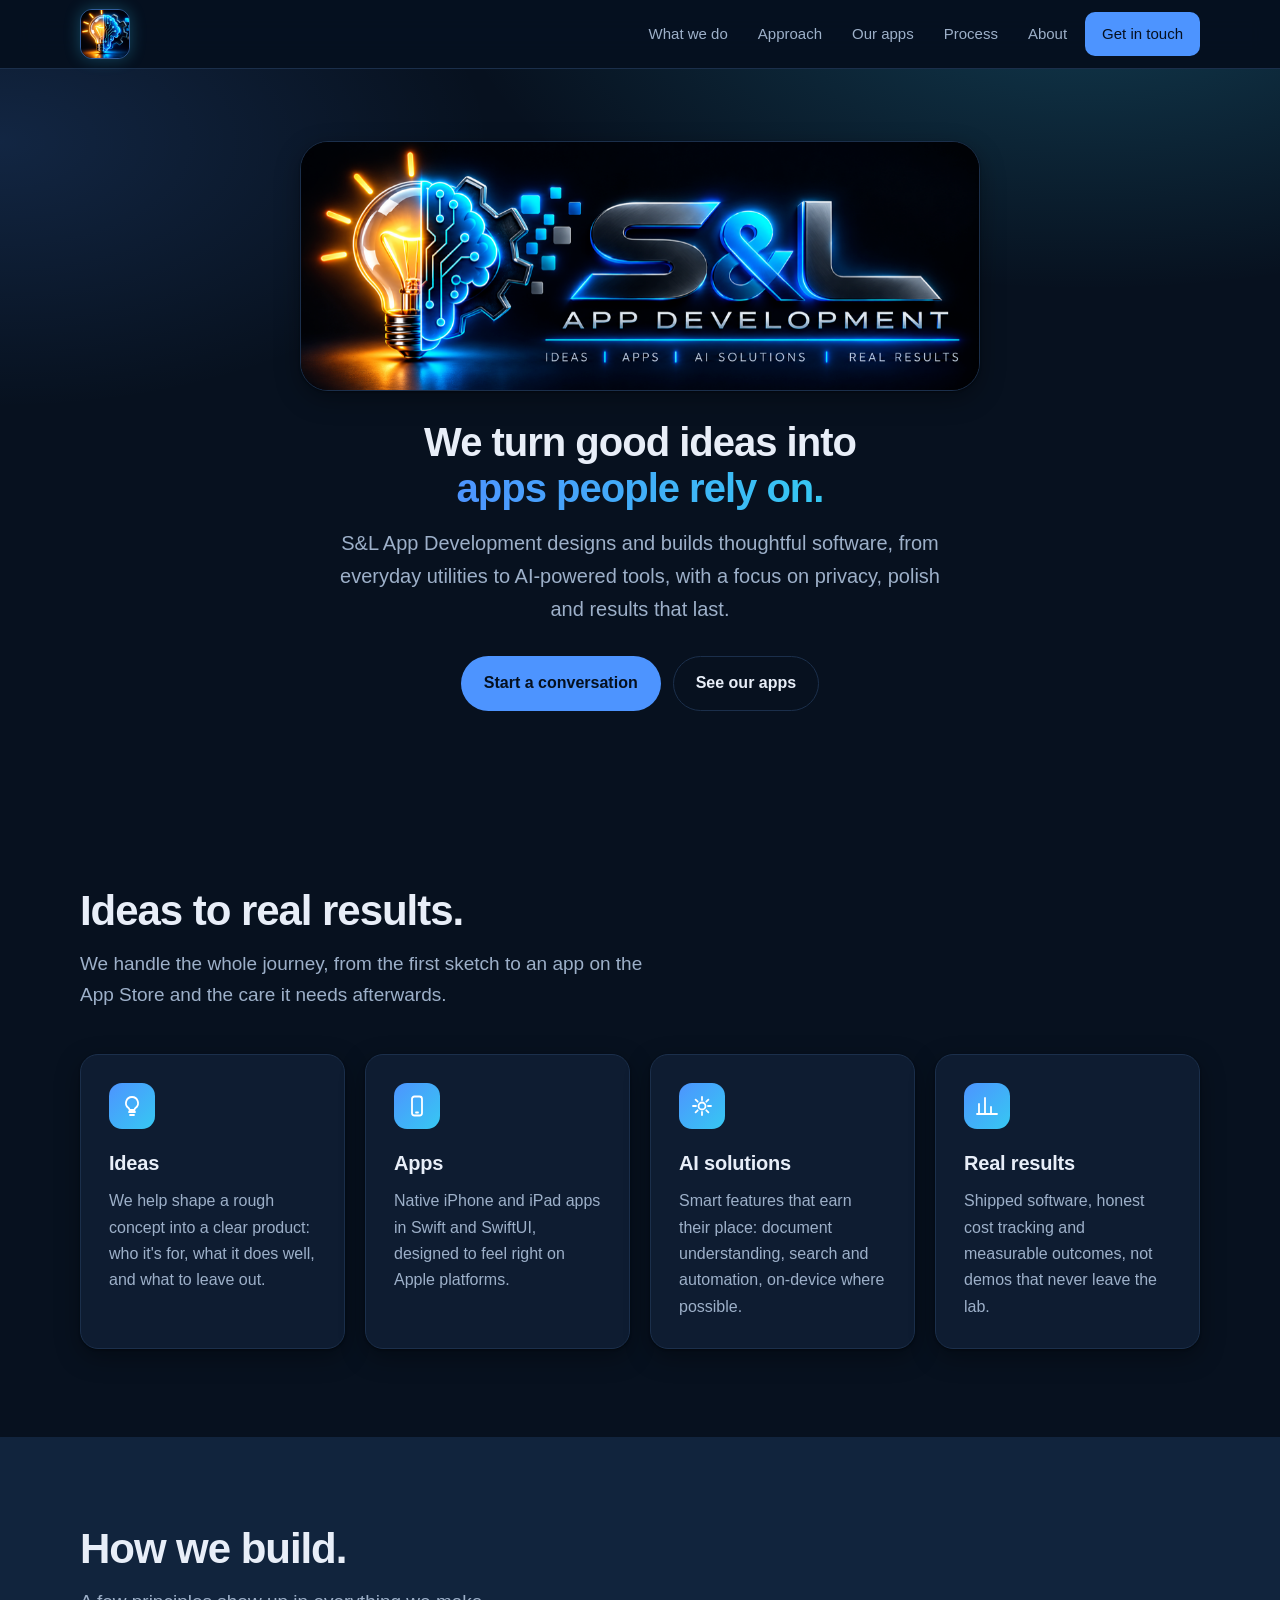
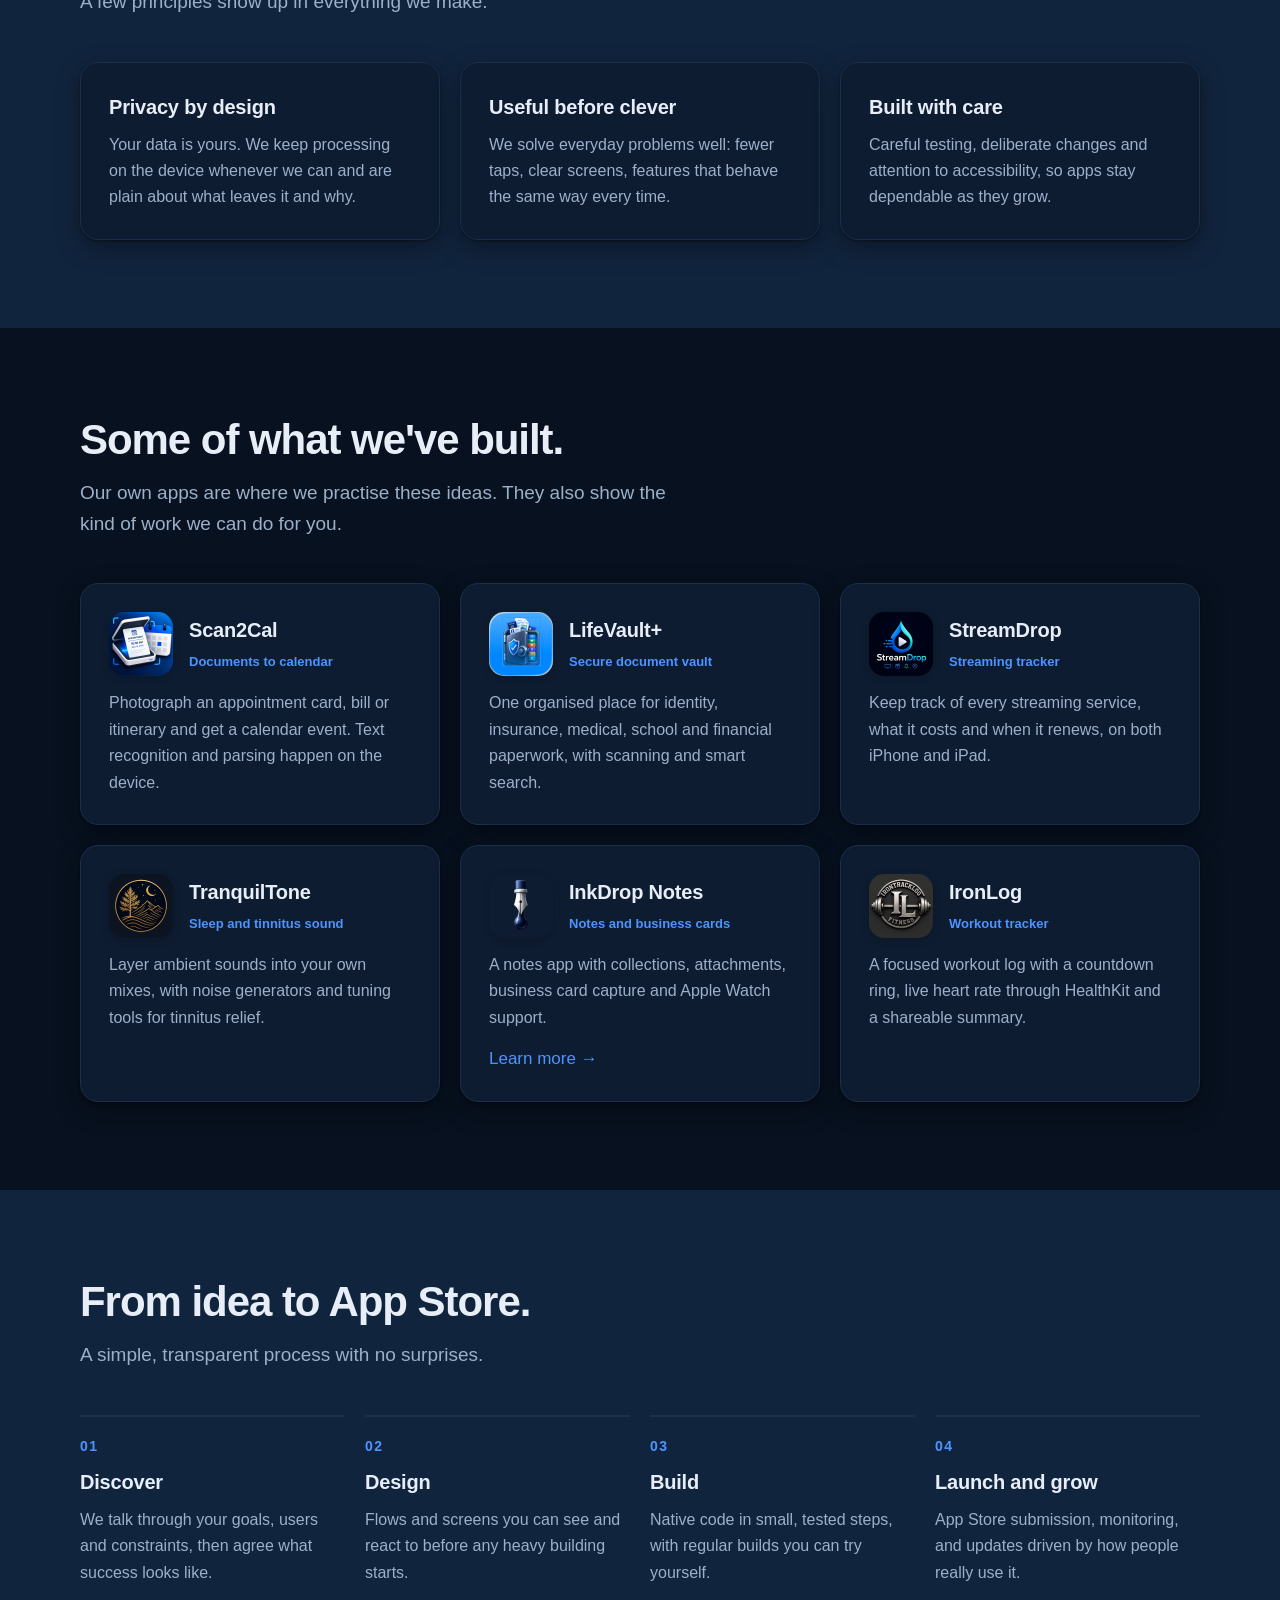
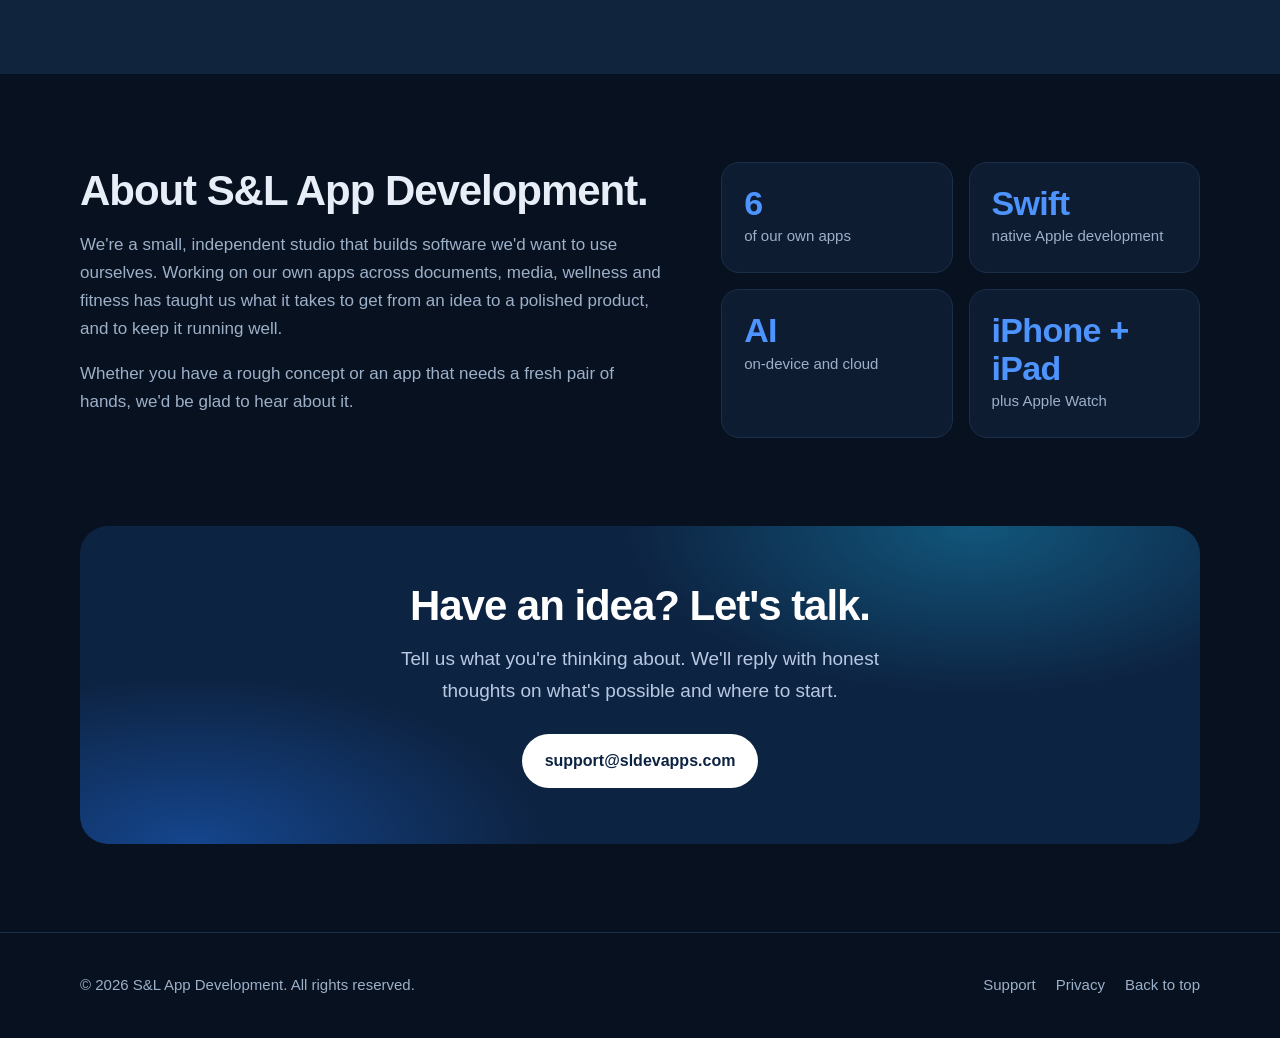
<file: index.html>
<!doctype html>
<html lang="en">
<head>
  <meta charset="utf-8">
  <meta name="viewport" content="width=device-width, initial-scale=1">
  <title>S&amp;L App Development | Ideas, Apps, AI Solutions, Real Results</title>
  <meta name="description" content="S&amp;L App Development designs and builds thoughtful, privacy-minded apps and AI-powered tools for iPhone, iPad and beyond.">
  <meta name="theme-color" content="#07111f">
  <link rel="icon" type="image/png" href="assets/favicon.png">
  <link rel="apple-touch-icon" href="assets/favicon.png">
  <meta property="og:title" content="S&amp;L App Development">
  <meta property="og:description" content="Ideas, apps, AI solutions, real results.">
  <meta property="og:type" content="website">
  <meta property="og:image" content="assets/logo.png">
  <link rel="stylesheet" href="styles.css">
</head>
<body>
  <a class="skip" href="#main">Skip to content</a>

  <header class="site-header">
    <div class="wrap nav">
      <a class="brand" href="#top" aria-label="S&amp;L App Development home">
        <img class="brand-mark" src="assets/brand-mark.png" alt="" width="44" height="44">
      </a>
      <button class="menu-btn" aria-label="Menu" aria-expanded="false" aria-controls="nav-list">
        <svg width="20" height="20" viewBox="0 0 24 24" fill="none" stroke="currentColor" stroke-width="2" stroke-linecap="round"><path d="M4 7h16M4 12h16M4 17h16"/></svg>
      </button>
      <ul id="nav-list">
        <li><a href="#what-we-do">What we do</a></li>
        <li><a href="#approach">Approach</a></li>
        <li><a href="#apps">Our apps</a></li>
        <li><a href="#process">Process</a></li>
        <li><a href="#about">About</a></li>
        <li><a class="btn" href="#contact">Get in touch</a></li>
      </ul>
    </div>
  </header>

  <main id="main">
    <section class="hero" id="top">
      <div class="wrap hero-center">
        <h1 class="hero-title">
          <span class="plate dark"><img src="assets/logo-dark.png" alt="S&amp;L App Development: ideas, apps, AI solutions, real results" width="1000" height="366"></span>
        </h1>
        <p class="hero-sub">We turn good ideas into <em>apps people rely on.</em></p>
        <p class="lead">S&amp;L App Development designs and builds thoughtful software, from everyday utilities to AI-powered tools, with a focus on privacy, polish and results that last.</p>
        <div class="cta">
          <a class="btn" href="#contact">Start a conversation</a>
          <a class="btn ghost" href="#apps">See our apps</a>
        </div>
      </div>
    </section>

    <section id="what-we-do">
      <div class="wrap">
        <div class="sec-head reveal">
          <h2>Ideas to real results.</h2>
          <p>We handle the whole journey, from the first sketch to an app on the App Store and the care it needs afterwards.</p>
        </div>
        <div class="grid g4">
          <article class="card reveal">
            <div class="icon" aria-hidden="true"><svg viewBox="0 0 24 24"><path d="M9 18h6M10 21h4M12 3a6 6 0 0 0-3.5 10.9c.6.5 1 1.2 1 2.1h5c0-.9.4-1.6 1-2.1A6 6 0 0 0 12 3z"/></svg></div>
            <h3>Ideas</h3>
            <p>We help shape a rough concept into a clear product: who it's for, what it does well, and what to leave out.</p>
          </article>
          <article class="card reveal">
            <div class="icon" aria-hidden="true"><svg viewBox="0 0 24 24"><rect x="7" y="2.5" width="10" height="19" rx="2.5"/><path d="M11 18.5h2"/></svg></div>
            <h3>Apps</h3>
            <p>Native iPhone and iPad apps in Swift and SwiftUI, designed to feel right on Apple platforms.</p>
          </article>
          <article class="card reveal">
            <div class="icon" aria-hidden="true"><svg viewBox="0 0 24 24"><path d="M12 3v3M12 18v3M3 12h3M18 12h3M5.6 5.6l2.1 2.1M16.3 16.3l2.1 2.1M18.4 5.6l-2.1 2.1M7.7 16.3l-2.1 2.1"/><circle cx="12" cy="12" r="3.5"/></svg></div>
            <h3>AI solutions</h3>
            <p>Smart features that earn their place: document understanding, search and automation, on-device where possible.</p>
          </article>
          <article class="card reveal">
            <div class="icon" aria-hidden="true"><svg viewBox="0 0 24 24"><path d="M4 20V10M10 20V4M16 20v-7M22 20H2"/></svg></div>
            <h3>Real results</h3>
            <p>Shipped software, honest cost tracking and measurable outcomes, not demos that never leave the lab.</p>
          </article>
        </div>
      </div>
    </section>

    <section class="alt" id="approach">
      <div class="wrap">
        <div class="sec-head reveal">
          <h2>How we build.</h2>
          <p>A few principles show up in everything we make.</p>
        </div>
        <div class="grid g3">
          <article class="card reveal">
            <h3>Privacy by design</h3>
            <p>Your data is yours. We keep processing on the device whenever we can and are plain about what leaves it and why.</p>
          </article>
          <article class="card reveal">
            <h3>Useful before clever</h3>
            <p>We solve everyday problems well: fewer taps, clear screens, features that behave the same way every time.</p>
          </article>
          <article class="card reveal">
            <h3>Built with care</h3>
            <p>Careful testing, deliberate changes and attention to accessibility, so apps stay dependable as they grow.</p>
          </article>
        </div>
      </div>
    </section>

    <section id="apps">
      <div class="wrap">
        <div class="sec-head reveal">
          <h2>Some of what we've built.</h2>
          <p>Our own apps are where we practise these ideas. They also show the kind of work we can do for you.</p>
        </div>
        <div class="grid g3">
          <article class="card app reveal">
            <div class="app-top"><img src="assets/apps/scan2cal.png" alt="" width="64" height="64"><div><h3>Scan2Cal</h3><span class="tag">Documents to calendar</span></div></div>
            <p>Photograph an appointment card, bill or itinerary and get a calendar event. Text recognition and parsing happen on the device.</p>
          </article>
          <article class="card app reveal">
            <div class="app-top"><img src="assets/apps/lifevault.png" alt="" width="64" height="64"><div><h3>LifeVault+</h3><span class="tag">Secure document vault</span></div></div>
            <p>One organised place for identity, insurance, medical, school and financial paperwork, with scanning and smart search.</p>
          </article>
          <article class="card app reveal">
            <div class="app-top"><img src="assets/apps/streamdrop.png" alt="" width="64" height="64"><div><h3>StreamDrop</h3><span class="tag">Streaming tracker</span></div></div>
            <p>Keep track of every streaming service, what it costs and when it renews, on both iPhone and iPad.</p>
          </article>
          <article class="card app reveal">
            <div class="app-top"><img src="assets/apps/tranquiltone.png" alt="" width="64" height="64"><div><h3>TranquilTone</h3><span class="tag">Sleep and tinnitus sound</span></div></div>
            <p>Layer ambient sounds into your own mixes, with noise generators and tuning tools for tinnitus relief.</p>
          </article>
          <article class="card app reveal">
            <div class="app-top"><img src="assets/apps/inkdrop.png" alt="" width="64" height="64"><div><h3>InkDrop Notes</h3><span class="tag">Notes and business cards</span></div></div>
            <p>A notes app with collections, attachments, business card capture and Apple Watch support.</p>
            <a href="inkdrop-notes.html">Learn more &rarr;</a>
          </article>
          <article class="card app reveal">
            <div class="app-top"><img src="assets/apps/ironlog.png" alt="" width="64" height="64"><div><h3>IronLog</h3><span class="tag">Workout tracker</span></div></div>
            <p>A focused workout log with a countdown ring, live heart rate through HealthKit and a shareable summary.</p>
          </article>
        </div>
      </div>
    </section>

    <section class="alt" id="process">
      <div class="wrap">
        <div class="sec-head reveal">
          <h2>From idea to App Store.</h2>
          <p>A simple, transparent process with no surprises.</p>
        </div>
        <div class="steps">
          <div class="step reveal"><h3>Discover</h3><p>We talk through your goals, users and constraints, then agree what success looks like.</p></div>
          <div class="step reveal"><h3>Design</h3><p>Flows and screens you can see and react to before any heavy building starts.</p></div>
          <div class="step reveal"><h3>Build</h3><p>Native code in small, tested steps, with regular builds you can try yourself.</p></div>
          <div class="step reveal"><h3>Launch and grow</h3><p>App Store submission, monitoring, and updates driven by how people really use it.</p></div>
        </div>
      </div>
    </section>

    <section id="about">
      <div class="wrap about">
        <div class="reveal">
          <h2>About S&amp;L App Development.</h2>
          <p>We're a small, independent studio that builds software we'd want to use ourselves. Working on our own apps across documents, media, wellness and fitness has taught us what it takes to get from an idea to a polished product, and to keep it running well.</p>
          <p>Whether you have a rough concept or an app that needs a fresh pair of hands, we'd be glad to hear about it.</p>
        </div>
        <div class="stats reveal">
          <div class="stat"><b>6</b><span>of our own apps</span></div>
          <div class="stat"><b>Swift</b><span>native Apple development</span></div>
          <div class="stat"><b>AI</b><span>on-device and cloud</span></div>
          <div class="stat"><b>iPhone + iPad</b><span>plus Apple Watch</span></div>
        </div>
      </div>
    </section>

    <section id="contact" style="padding-top:0">
      <div class="wrap">
        <div class="contact-band reveal">
          <h2>Have an idea? Let's talk.</h2>
          <p>Tell us what you're thinking about. We'll reply with honest thoughts on what's possible and where to start.</p>
          <!-- TODO: replace with your real company email address -->
          <a class="btn" href="mailto:support@sldevapps.com">support@sldevapps.com</a>
        </div>
      </div>
    </section>
  </main>

  <footer class="site-footer">
    <div class="wrap foot">
      <span>&copy; <span id="year">2026</span> S&amp;L App Development. All rights reserved.</span>
      <ul>
        <li><a href="support.html">Support</a></li>
        <li><a href="privacy.html">Privacy</a></li>
        <li><a href="#top">Back to top</a></li>
      </ul>
    </div>
  </footer>

  <script src="script.js"></script>
</body>
</html>
</file>
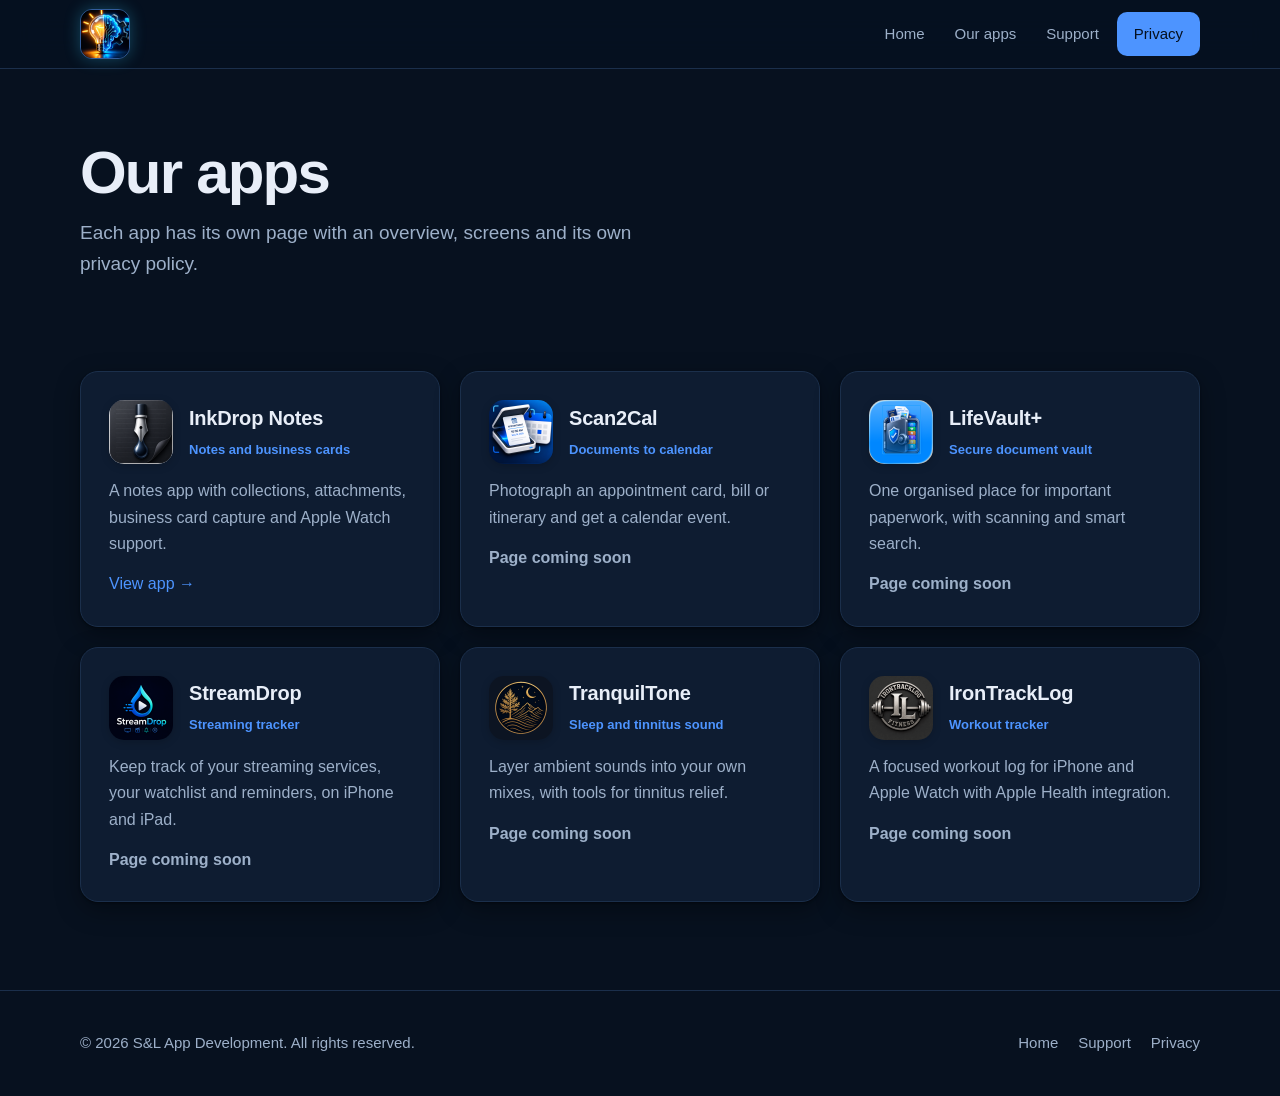
<file: apps.html>
<!doctype html>
<html lang="en">
<head>
  <meta charset="utf-8">
  <meta name="viewport" content="width=device-width, initial-scale=1">
  <title>Our Apps | S&amp;L App Development</title>
  <meta name="description" content="Apps from S&amp;L App Development: InkDrop Notes, Scan2Cal, LifeVault+, StreamDrop, TranquilTone and IronTrackLog.">
  <meta name="theme-color" content="#07111f">
  <link rel="icon" type="image/png" href="assets/favicon.png">
  <link rel="stylesheet" href="styles.css">
</head>
<body>
  <a class="skip" href="#main">Skip to content</a>

  <header class="site-header">
    <div class="wrap nav">
      <a class="brand" href="index.html" aria-label="S&amp;L App Development home"><img class="brand-mark" src="assets/brand-mark.png" alt="" width="50" height="50"></a>
      <button class="menu-btn" aria-label="Menu" aria-expanded="false" aria-controls="nav-list">
        <svg width="20" height="20" viewBox="0 0 24 24" fill="none" stroke="currentColor" stroke-width="2" stroke-linecap="round"><path d="M4 7h16M4 12h16M4 17h16"/></svg>
      </button>
      <ul id="nav-list">
        <li><a href="index.html">Home</a></li>
        <li><a href="apps.html">Our apps</a></li>
        <li><a href="support.html">Support</a></li>
        <li><a class="btn" href="privacy.html">Privacy</a></li>
      </ul>
    </div>
  </header>

  <main id="main">
    <section class="app-hero" style="padding:72px 0 24px">
      <div class="wrap">
        <div class="sec-head">
          <h1 class="app-title">Our apps</h1>
          <p>Each app has its own page with an overview, screens and its own privacy policy.</p>
        </div>
      </div>
    </section>

    <section style="padding-top:24px">
      <div class="wrap">
        <div class="grid g3">
          <article class="card app reveal">
            <div class="app-top"><img src="assets/apps/inkdrop-dark.png" alt="" width="64" height="64"><div><h3>InkDrop Notes</h3><span class="tag">Notes and business cards</span></div></div>
            <p>A notes app with collections, attachments, business card capture and Apple Watch support.</p>
            <p><a href="inkdrop-notes.html">View app &rarr;</a></p>
          </article>
          <article class="card app reveal">
            <div class="app-top"><img src="assets/apps/scan2cal.png" alt="" width="64" height="64"><div><h3>Scan2Cal</h3><span class="tag">Documents to calendar</span></div></div>
            <p>Photograph an appointment card, bill or itinerary and get a calendar event.</p>
            <p class="tag">Page coming soon</p>
          </article>
          <article class="card app reveal">
            <div class="app-top"><img src="assets/apps/lifevault.png" alt="" width="64" height="64"><div><h3>LifeVault+</h3><span class="tag">Secure document vault</span></div></div>
            <p>One organised place for important paperwork, with scanning and smart search.</p>
            <p class="tag">Page coming soon</p>
          </article>
          <article class="card app reveal">
            <div class="app-top"><img src="assets/apps/streamdrop.png" alt="" width="64" height="64"><div><h3>StreamDrop</h3><span class="tag">Streaming tracker</span></div></div>
            <p>Keep track of your streaming services, your watchlist and reminders, on iPhone and iPad.</p>
            <p class="tag">Page coming soon</p>
          </article>
          <article class="card app reveal">
            <div class="app-top"><img src="assets/apps/tranquiltone.png" alt="" width="64" height="64"><div><h3>TranquilTone</h3><span class="tag">Sleep and tinnitus sound</span></div></div>
            <p>Layer ambient sounds into your own mixes, with tools for tinnitus relief.</p>
            <p class="tag">Page coming soon</p>
          </article>
          <article class="card app reveal">
            <div class="app-top"><img src="assets/apps/ironlog.png" alt="" width="64" height="64"><div><h3>IronTrackLog</h3><span class="tag">Workout tracker</span></div></div>
            <p>A focused workout log for iPhone and Apple Watch with Apple Health integration.</p>
            <p class="tag">Page coming soon</p>
          </article>
        </div>
      </div>
    </section>
  </main>

  <footer class="site-footer">
    <div class="wrap foot">
      <span>&copy; <span id="year">2026</span> S&amp;L App Development. All rights reserved.</span>
      <ul><li><a href="index.html">Home</a></li><li><a href="support.html">Support</a></li><li><a href="privacy.html">Privacy</a></li></ul>
    </div>
  </footer>

  <script src="script.js"></script>
</body>
</html>
</file>
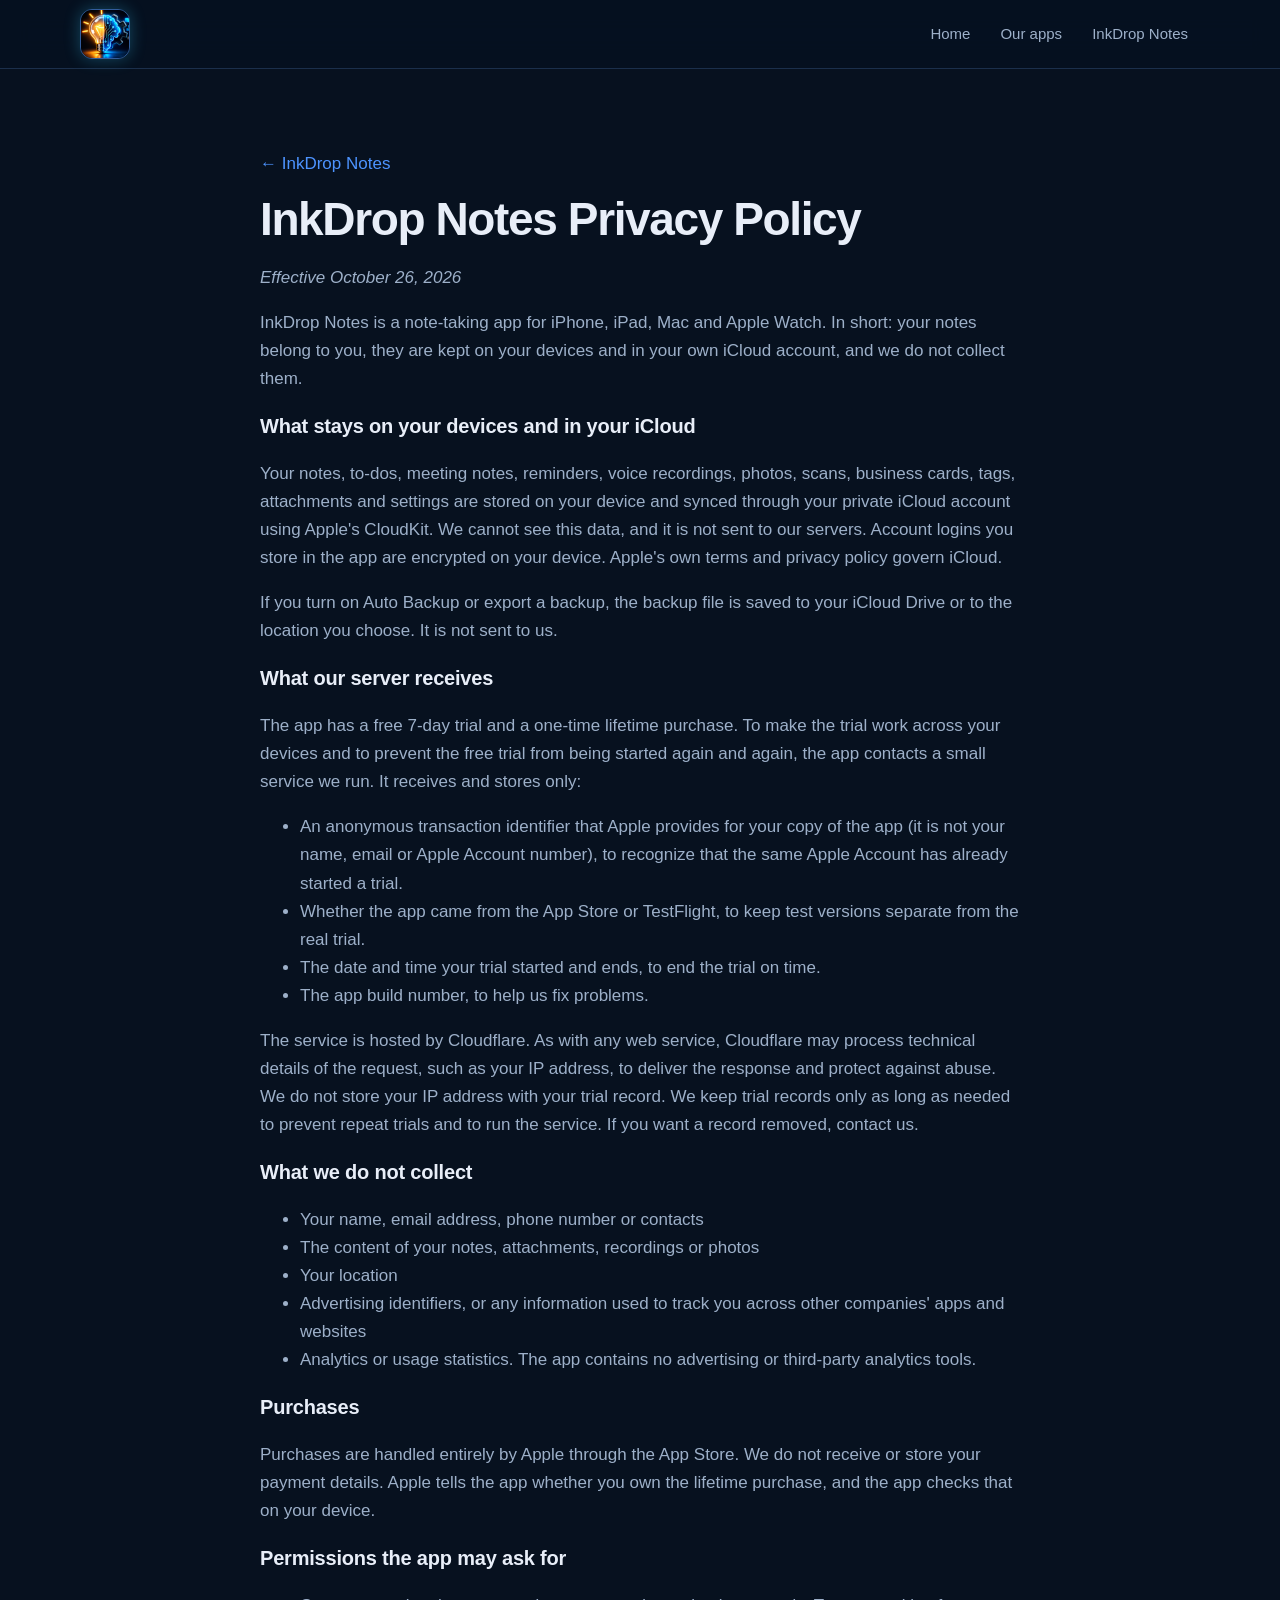
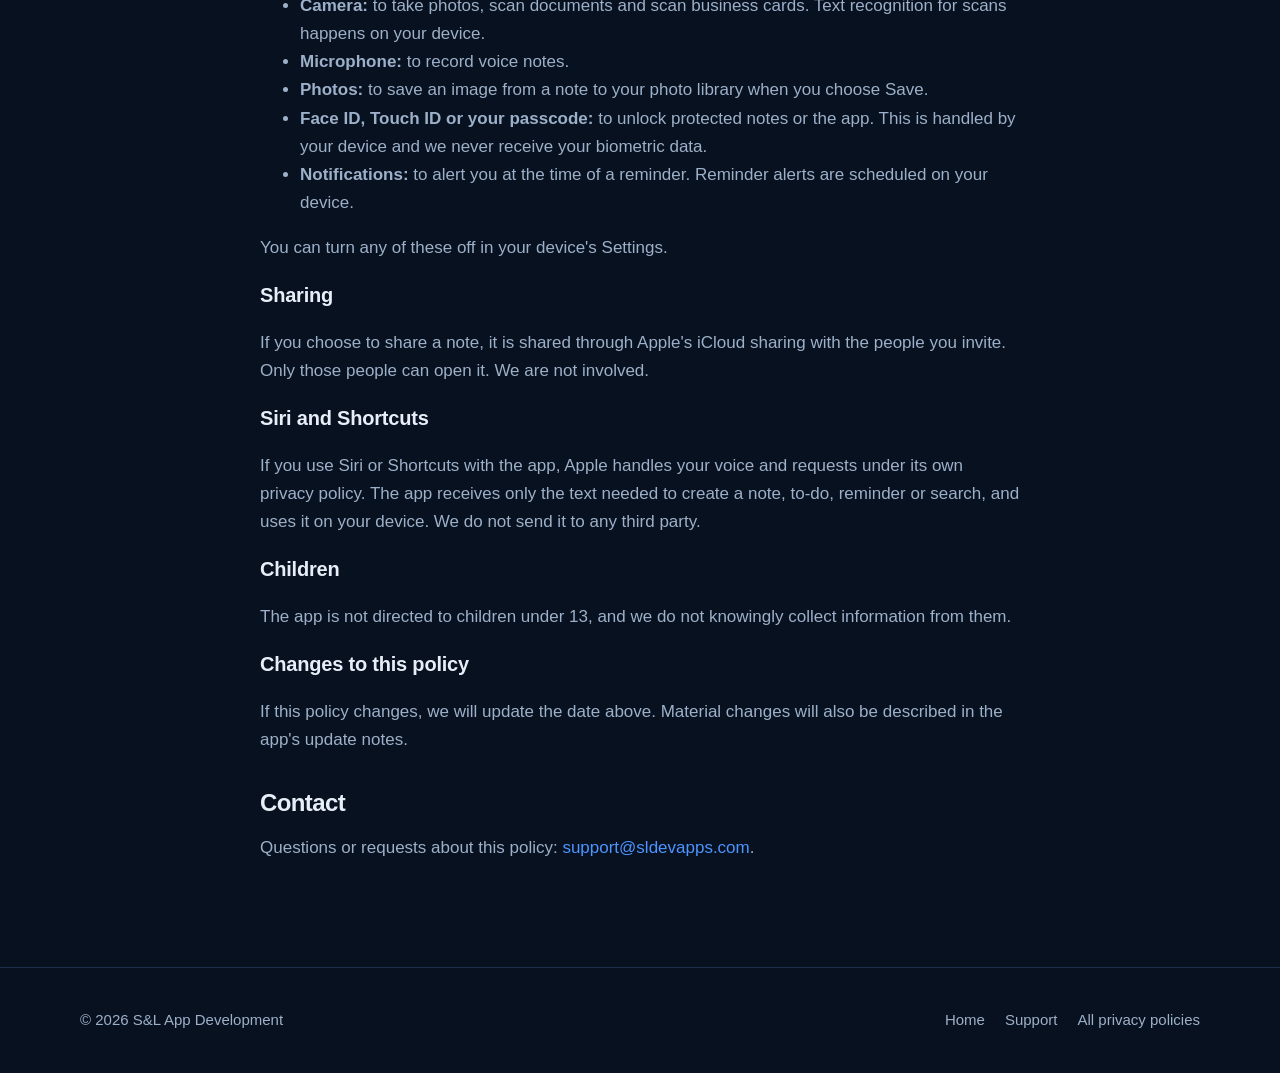
<file: inkdrop-notes-privacy.html>
<!doctype html>
<html lang="en">
<head>
  <meta charset="utf-8">
  <meta name="viewport" content="width=device-width, initial-scale=1">
  <title>InkDrop Notes Privacy Policy | S&amp;L App Development</title>
  <meta name="description" content="Privacy policy for InkDrop Notes by S&amp;L App Development.">
  <meta name="theme-color" content="#07111f">
  <link rel="icon" type="image/png" href="assets/favicon.png">
  <link rel="stylesheet" href="styles.css">
</head>
<body>
  <header class="site-header">
    <div class="wrap nav">
      <a class="brand" href="index.html" aria-label="S&amp;L App Development home"><img class="brand-mark" src="assets/brand-mark.png" alt="" width="50" height="50"></a>
      <ul><li><a href="index.html">Home</a></li><li><a href="apps.html">Our apps</a></li><li><a href="inkdrop-notes.html">InkDrop Notes</a></li></ul>
    </div>
  </header>
  <main class="wrap page">
    <p><a href="inkdrop-notes.html">&larr; InkDrop Notes</a></p>
    <h1>InkDrop Notes Privacy Policy</h1>
              <p><em>Effective October 26, 2026</em></p>
        <p>InkDrop Notes is a note-taking app for iPhone, iPad, Mac and Apple Watch. In short: your notes belong to you, they are kept on your devices and in your own iCloud account, and we do not collect them.</p>

        <h3>What stays on your devices and in your iCloud</h3>
        <p>Your notes, to-dos, meeting notes, reminders, voice recordings, photos, scans, business cards, tags, attachments and settings are stored on your device and synced through your private iCloud account using Apple's CloudKit. We cannot see this data, and it is not sent to our servers. Account logins you store in the app are encrypted on your device. Apple's own terms and privacy policy govern iCloud.</p>
        <p>If you turn on Auto Backup or export a backup, the backup file is saved to your iCloud Drive or to the location you choose. It is not sent to us.</p>

        <h3>What our server receives</h3>
        <p>The app has a free 7-day trial and a one-time lifetime purchase. To make the trial work across your devices and to prevent the free trial from being started again and again, the app contacts a small service we run. It receives and stores only:</p>
        <ul>
          <li>An anonymous transaction identifier that Apple provides for your copy of the app (it is not your name, email or Apple Account number), to recognize that the same Apple Account has already started a trial.</li>
          <li>Whether the app came from the App Store or TestFlight, to keep test versions separate from the real trial.</li>
          <li>The date and time your trial started and ends, to end the trial on time.</li>
          <li>The app build number, to help us fix problems.</li>
        </ul>
        <p>The service is hosted by Cloudflare. As with any web service, Cloudflare may process technical details of the request, such as your IP address, to deliver the response and protect against abuse. We do not store your IP address with your trial record. We keep trial records only as long as needed to prevent repeat trials and to run the service. If you want a record removed, contact us.</p>

        <h3>What we do not collect</h3>
        <ul>
          <li>Your name, email address, phone number or contacts</li>
          <li>The content of your notes, attachments, recordings or photos</li>
          <li>Your location</li>
          <li>Advertising identifiers, or any information used to track you across other companies' apps and websites</li>
          <li>Analytics or usage statistics. The app contains no advertising or third-party analytics tools.</li>
        </ul>

        <h3>Purchases</h3>
        <p>Purchases are handled entirely by Apple through the App Store. We do not receive or store your payment details. Apple tells the app whether you own the lifetime purchase, and the app checks that on your device.</p>

        <h3>Permissions the app may ask for</h3>
        <ul>
          <li><strong>Camera:</strong> to take photos, scan documents and scan business cards. Text recognition for scans happens on your device.</li>
          <li><strong>Microphone:</strong> to record voice notes.</li>
          <li><strong>Photos:</strong> to save an image from a note to your photo library when you choose Save.</li>
          <li><strong>Face ID, Touch ID or your passcode:</strong> to unlock protected notes or the app. This is handled by your device and we never receive your biometric data.</li>
          <li><strong>Notifications:</strong> to alert you at the time of a reminder. Reminder alerts are scheduled on your device.</li>
        </ul>
        <p>You can turn any of these off in your device's Settings.</p>

        <h3>Sharing</h3>
        <p>If you choose to share a note, it is shared through Apple's iCloud sharing with the people you invite. Only those people can open it. We are not involved.</p>

        <h3>Siri and Shortcuts</h3>
        <p>If you use Siri or Shortcuts with the app, Apple handles your voice and requests under its own privacy policy. The app receives only the text needed to create a note, to-do, reminder or search, and uses it on your device. We do not send it to any third party.</p>

        <h3>Children</h3>
        <p>The app is not directed to children under 13, and we do not knowingly collect information from them.</p>

        <h3>Changes to this policy</h3>
        <p>If this policy changes, we will update the date above. Material changes will also be described in the app's update notes.</p>
  

    <h2>Contact</h2>
    <p>Questions or requests about this policy: <a href="mailto:support@sldevapps.com">support@sldevapps.com</a>.</p>
  </main>
  <footer class="site-footer">
    <div class="wrap foot"><span>&copy; 2026 S&amp;L App Development</span><ul><li><a href="index.html">Home</a></li><li><a href="support.html">Support</a></li><li><a href="privacy.html">All privacy policies</a></li></ul></div>
  </footer>
</body>
</html>
</file>
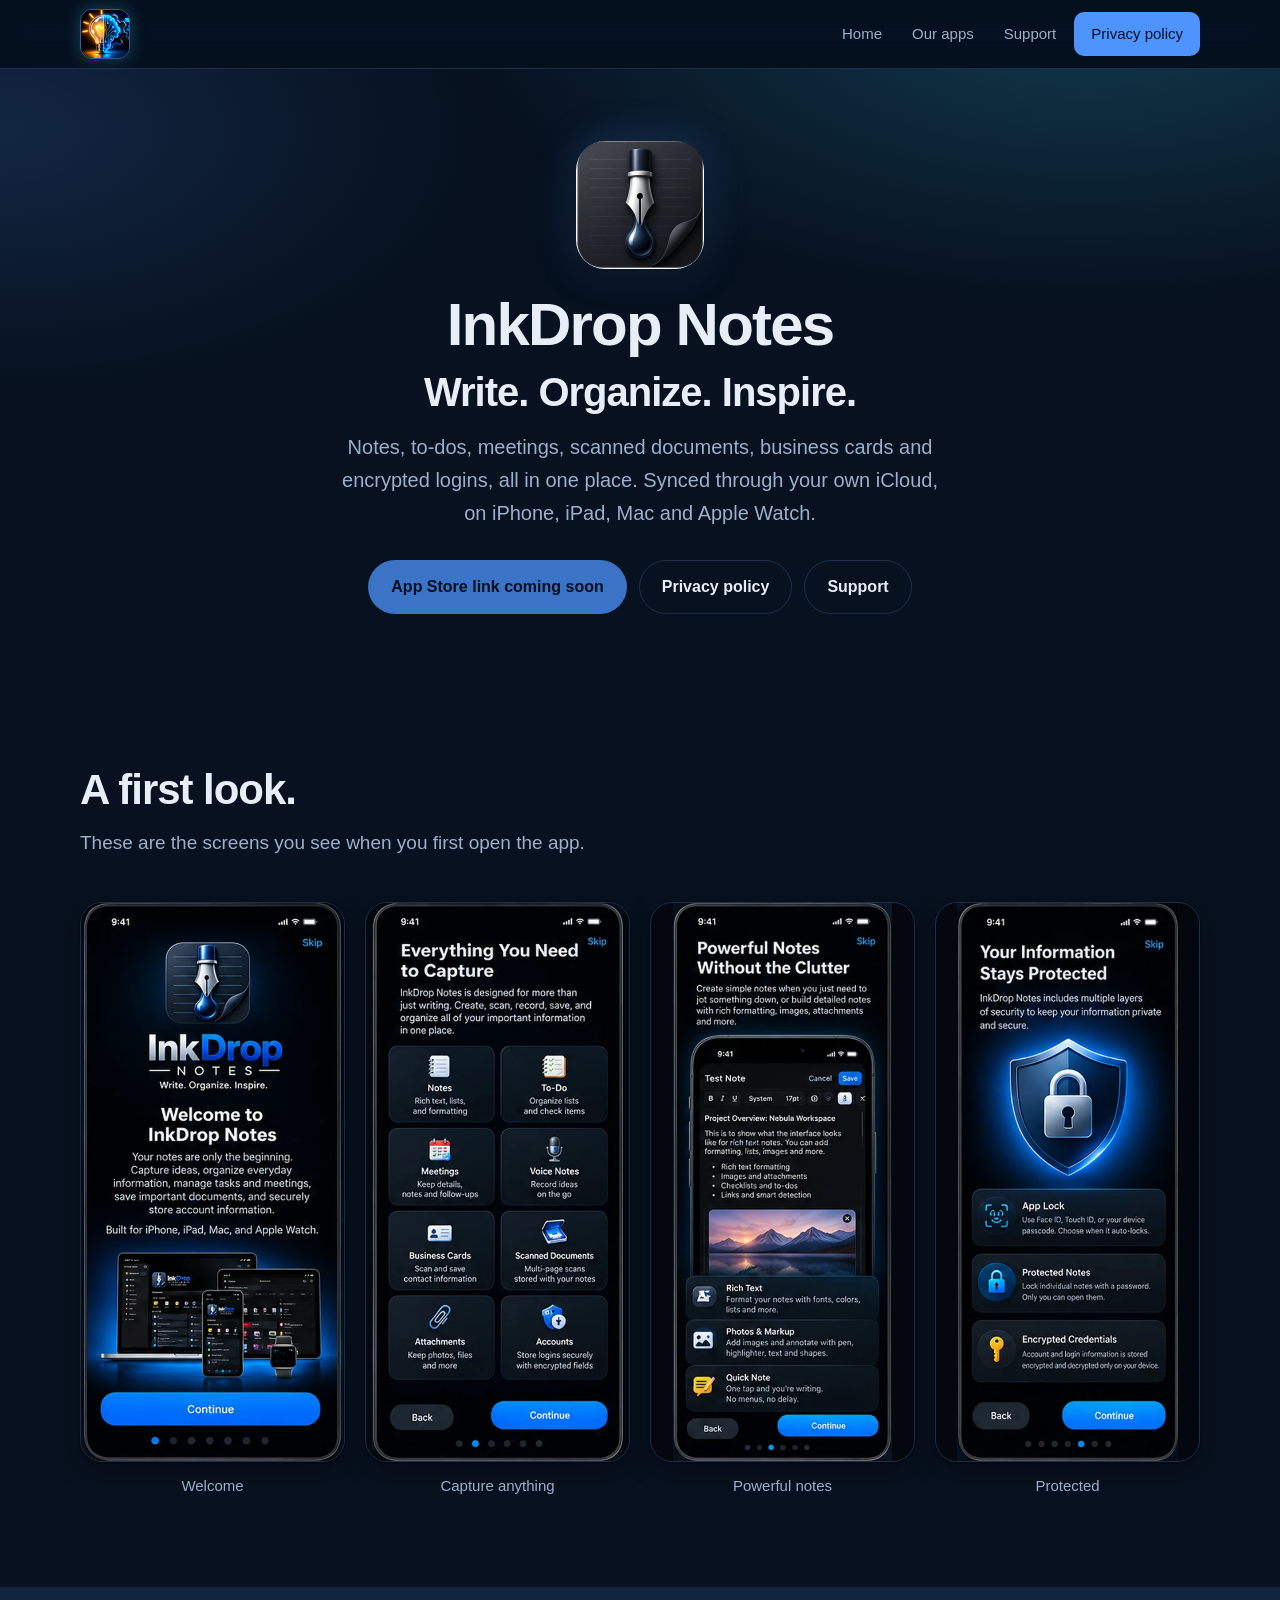
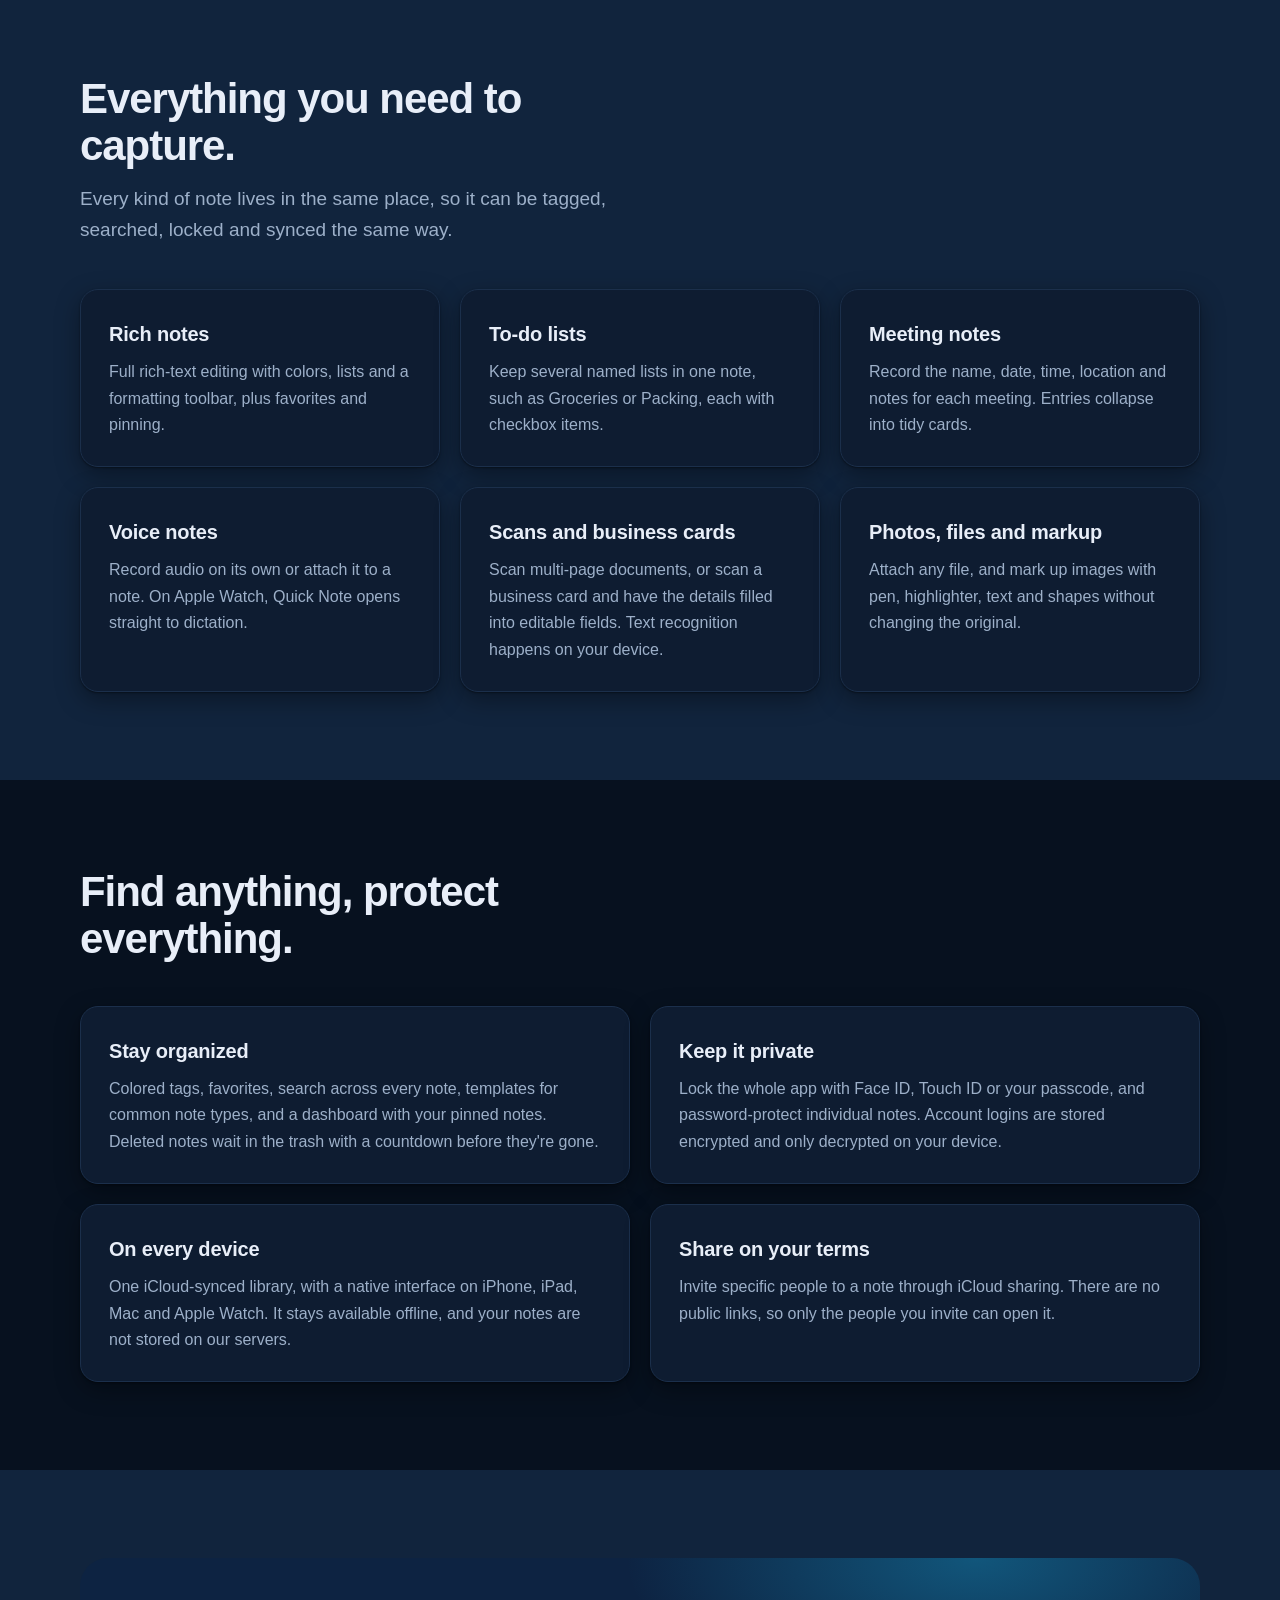
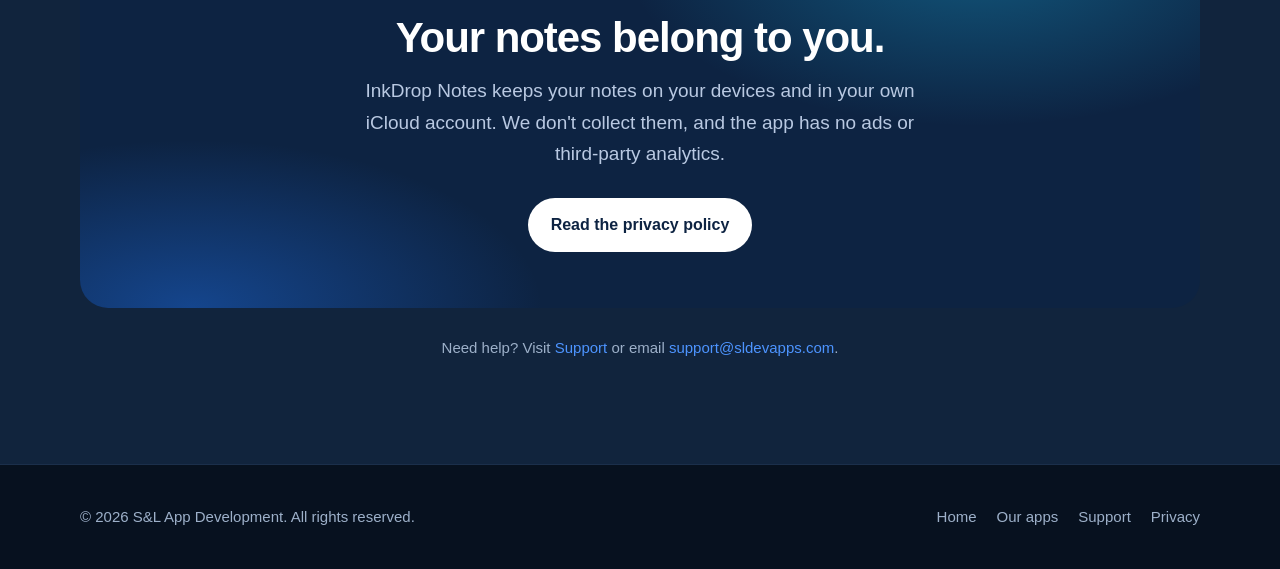
<file: inkdrop-notes.html>
<!doctype html>
<html lang="en">
<head>
  <meta charset="utf-8">
  <meta name="viewport" content="width=device-width, initial-scale=1">
  <title>InkDrop Notes | S&amp;L App Development</title>
  <meta name="description" content="InkDrop Notes: notes, to-dos, meetings, scanned documents, business cards and encrypted logins in one iCloud-synced app for iPhone, iPad, Mac and Apple Watch.">
  <meta name="theme-color" content="#07111f">
  <link rel="icon" type="image/png" href="assets/favicon.png">
  <link rel="apple-touch-icon" href="assets/favicon.png">
  <link rel="stylesheet" href="styles.css">
</head>
<body>
  <a class="skip" href="#main">Skip to content</a>

  <header class="site-header">
    <div class="wrap nav">
      <a class="brand" href="index.html" aria-label="S&amp;L App Development home"><img class="brand-mark" src="assets/brand-mark.png" alt="" width="50" height="50"></a>
      <button class="menu-btn" aria-label="Menu" aria-expanded="false" aria-controls="nav-list">
        <svg width="20" height="20" viewBox="0 0 24 24" fill="none" stroke="currentColor" stroke-width="2" stroke-linecap="round"><path d="M4 7h16M4 12h16M4 17h16"/></svg>
      </button>
      <ul id="nav-list">
        <li><a href="index.html">Home</a></li>
        <li><a href="apps.html">Our apps</a></li>
        <li><a href="support.html">Support</a></li>
        <li><a class="btn" href="inkdrop-notes-privacy.html">Privacy policy</a></li>
      </ul>
    </div>
  </header>

  <main id="main">
    <section class="hero app-hero">
      <div class="wrap hero-center">
        <img class="app-icon" src="assets/apps/inkdrop-dark.png" alt="InkDrop Notes app icon" width="128" height="128">
        <h1 class="app-title">InkDrop Notes</h1>
        <p class="hero-sub">Write. Organize. Inspire.</p>
        <p class="lead">Notes, to-dos, meetings, scanned documents, business cards and encrypted logins, all in one place. Synced through your own iCloud, on iPhone, iPad, Mac and Apple Watch.</p>
        <div class="cta">
          <!-- TODO: replace with the App Store link when InkDrop Notes is live -->
          <span class="btn" aria-disabled="true" style="opacity:.75;cursor:default">App Store link coming soon</span>
          <a class="btn ghost" href="inkdrop-notes-privacy.html">Privacy policy</a>
          <a class="btn ghost" href="support.html">Support</a>
        </div>
      </div>
    </section>

    <section>
      <div class="wrap">
        <div class="sec-head reveal">
          <h2>A first look.</h2>
          <p>These are the screens you see when you first open the app.</p>
        </div>
        <div class="shots reveal">
          <figure><img src="assets/inkdrop/onboarding-welcome.webp" alt="InkDrop Notes welcome screen" width="456" height="971" loading="lazy"><figcaption>Welcome</figcaption></figure>
          <figure><img src="assets/inkdrop/onboarding-capture.webp" alt="Everything you need to capture: notes, to-dos, meetings, voice notes, business cards, scanned documents, attachments and accounts" width="437" height="971" loading="lazy"><figcaption>Capture anything</figcaption></figure>
          <figure><img src="assets/inkdrop/onboarding-notes.webp" alt="Powerful notes without the clutter: rich text, photos and markup, quick note" width="381" height="971" loading="lazy"><figcaption>Powerful notes</figcaption></figure>
          <figure><img src="assets/inkdrop/onboarding-protected.webp" alt="Your information stays protected: app lock, protected notes, encrypted credentials" width="386" height="971" loading="lazy"><figcaption>Protected</figcaption></figure>
        </div>
      </div>
    </section>

    <section class="alt">
      <div class="wrap">
        <div class="sec-head reveal">
          <h2>Everything you need to capture.</h2>
          <p>Every kind of note lives in the same place, so it can be tagged, searched, locked and synced the same way.</p>
        </div>
        <div class="grid g3">
          <article class="card reveal"><h3>Rich notes</h3><p>Full rich-text editing with colors, lists and a formatting toolbar, plus favorites and pinning.</p></article>
          <article class="card reveal"><h3>To-do lists</h3><p>Keep several named lists in one note, such as Groceries or Packing, each with checkbox items.</p></article>
          <article class="card reveal"><h3>Meeting notes</h3><p>Record the name, date, time, location and notes for each meeting. Entries collapse into tidy cards.</p></article>
          <article class="card reveal"><h3>Voice notes</h3><p>Record audio on its own or attach it to a note. On Apple Watch, Quick Note opens straight to dictation.</p></article>
          <article class="card reveal"><h3>Scans and business cards</h3><p>Scan multi-page documents, or scan a business card and have the details filled into editable fields. Text recognition happens on your device.</p></article>
          <article class="card reveal"><h3>Photos, files and markup</h3><p>Attach any file, and mark up images with pen, highlighter, text and shapes without changing the original.</p></article>
        </div>
      </div>
    </section>

    <section>
      <div class="wrap">
        <div class="sec-head reveal">
          <h2>Find anything, protect everything.</h2>
        </div>
        <div class="grid g2">
          <article class="card reveal">
            <h3>Stay organized</h3>
            <p>Colored tags, favorites, search across every note, templates for common note types, and a dashboard with your pinned notes. Deleted notes wait in the trash with a countdown before they're gone.</p>
          </article>
          <article class="card reveal">
            <h3>Keep it private</h3>
            <p>Lock the whole app with Face ID, Touch ID or your passcode, and password-protect individual notes. Account logins are stored encrypted and only decrypted on your device.</p>
          </article>
          <article class="card reveal">
            <h3>On every device</h3>
            <p>One iCloud-synced library, with a native interface on iPhone, iPad, Mac and Apple Watch. It stays available offline, and your notes are not stored on our servers.</p>
          </article>
          <article class="card reveal">
            <h3>Share on your terms</h3>
            <p>Invite specific people to a note through iCloud sharing. There are no public links, so only the people you invite can open it.</p>
          </article>
        </div>
      </div>
    </section>

    <section class="alt">
      <div class="wrap">
        <div class="contact-band reveal">
          <h2>Your notes belong to you.</h2>
          <p>InkDrop Notes keeps your notes on your devices and in your own iCloud account. We don't collect them, and the app has no ads or third-party analytics.</p>
          <a class="btn" href="inkdrop-notes-privacy.html">Read the privacy policy</a>
        </div>
        <p class="apps-note" style="text-align:center">Need help? Visit <a href="support.html">Support</a> or email <a href="mailto:support@sldevapps.com">support@sldevapps.com</a>.</p>
      </div>
    </section>
  </main>

  <footer class="site-footer">
    <div class="wrap foot">
      <span>&copy; <span id="year">2026</span> S&amp;L App Development. All rights reserved.</span>
      <ul>
        <li><a href="index.html">Home</a></li>
        <li><a href="apps.html">Our apps</a></li>
        <li><a href="support.html">Support</a></li>
        <li><a href="inkdrop-notes-privacy.html">Privacy</a></li>
      </ul>
    </div>
  </footer>

  <script src="script.js"></script>
</body>
</html>
</file>
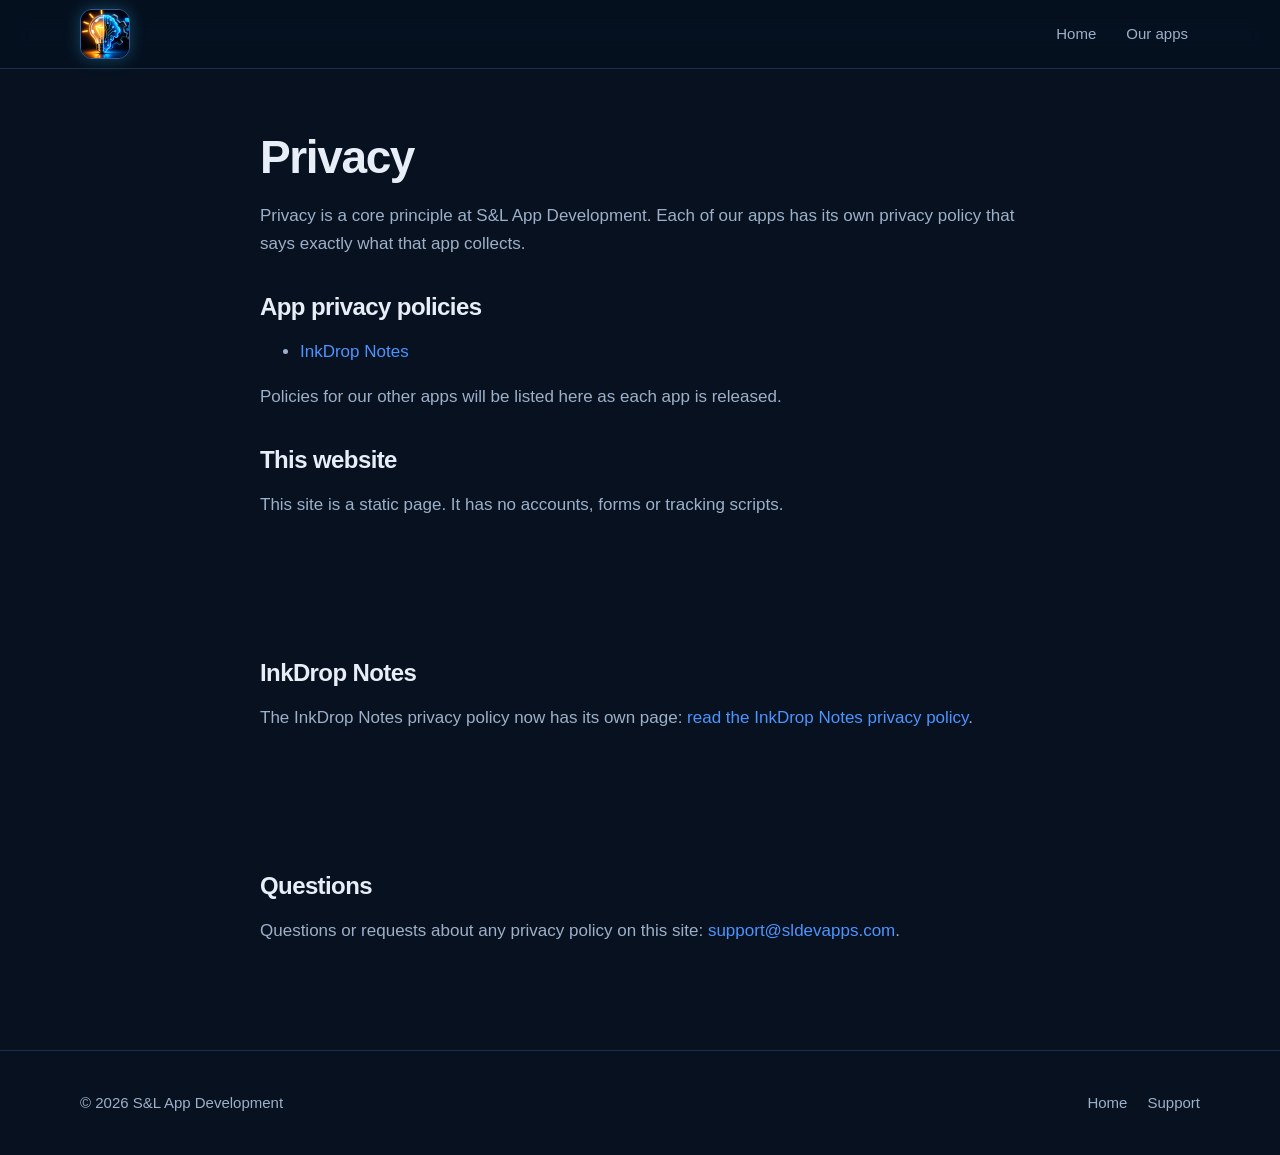
<file: privacy.html>
<!doctype html>
<html lang="en">
<head>
  <meta charset="utf-8">
  <meta name="viewport" content="width=device-width, initial-scale=1">
  <title>Privacy | S&amp;L App Development</title>
  <meta name="description" content="Privacy information for S&amp;L App Development and its apps.">
  <link rel="icon" type="image/png" href="assets/favicon.png">
  <link rel="stylesheet" href="styles.css">
</head>
<body>
  <header class="site-header">
    <div class="wrap nav">
      <a class="brand" href="index.html" aria-label="S&amp;L App Development home"><img class="brand-mark" src="assets/brand-mark.png" alt="" width="50" height="50"></a>
      <ul><li><a href="index.html">Home</a></li><li><a href="apps.html">Our apps</a></li></ul>
    </div>
  </header>
  <main class="wrap page">
    <h1>Privacy</h1>
    <p>Privacy is a core principle at S&amp;L App Development. Each of our apps has its own privacy policy that says exactly what that app collects.</p>

    <h2>App privacy policies</h2>
    <ul>
      <li><a href="inkdrop-notes-privacy.html">InkDrop Notes</a></li>
    </ul>
    <p>Policies for our other apps will be listed here as each app is released.</p>

    <h2>This website</h2>
    <p>This site is a static page. It has no accounts, forms or tracking scripts.</p>

    <section id="inkdrop-notes">
      <h2>InkDrop Notes</h2>
      <p>The InkDrop Notes privacy policy now has its own page: <a href="inkdrop-notes-privacy.html">read the InkDrop Notes privacy policy</a>.</p>
    </section>

    <h2>Questions</h2>
    <p>Questions or requests about any privacy policy on this site: <a href="mailto:support@sldevapps.com">support@sldevapps.com</a>.</p>
  </main>
  <footer class="site-footer">
    <div class="wrap foot"><span>&copy; 2026 S&amp;L App Development</span><ul><li><a href="index.html">Home</a></li><li><a href="support.html">Support</a></li></ul></div>
  </footer>
</body>
</html>
</file>
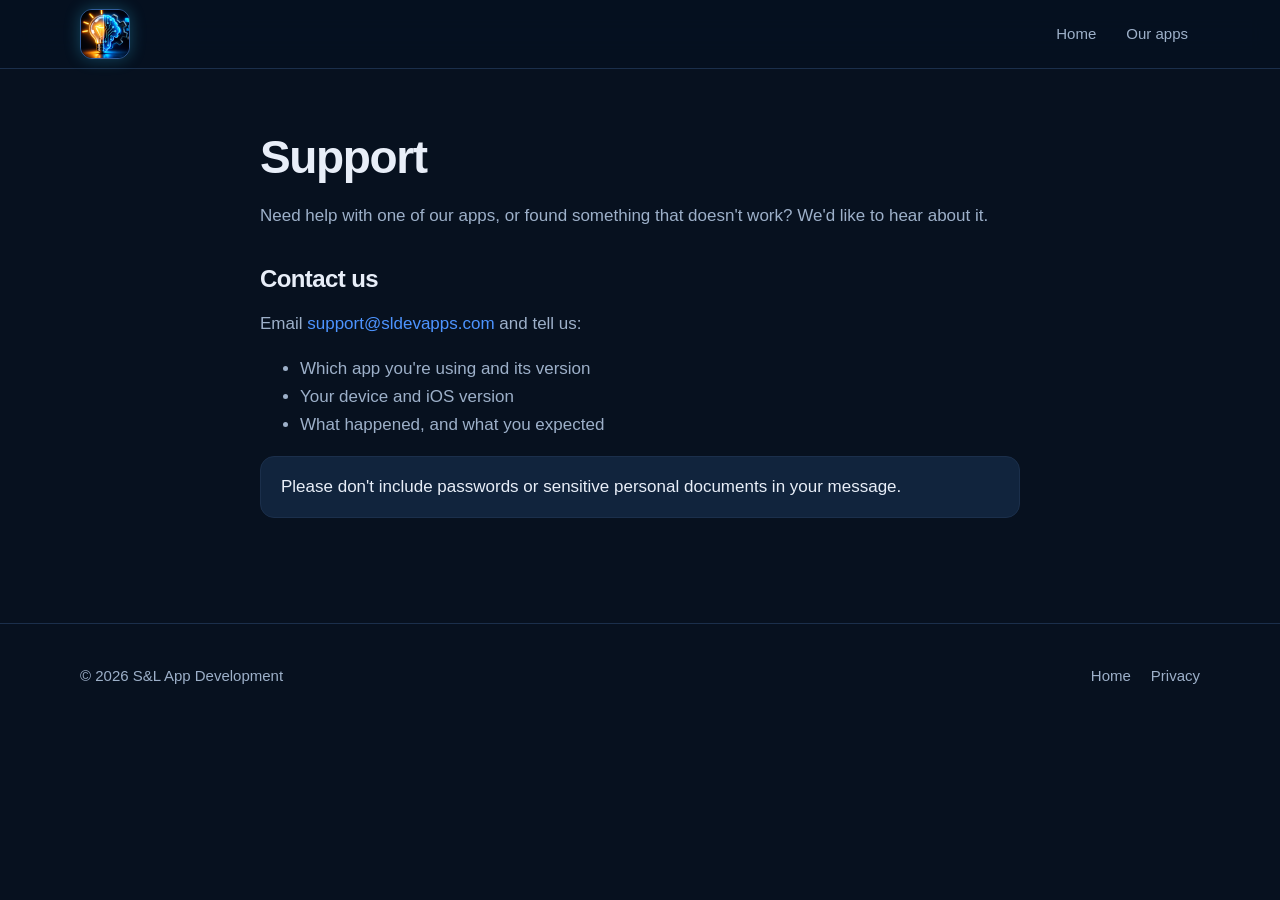
<file: support.html>
<!doctype html>
<html lang="en">
<head>
  <meta charset="utf-8">
  <meta name="viewport" content="width=device-width, initial-scale=1">
  <title>Support | S&amp;L App Development</title>
  <meta name="description" content="Get help with S&amp;L App Development apps.">
  <link rel="icon" type="image/png" href="assets/favicon.png">
  <link rel="stylesheet" href="styles.css">
</head>
<body>
  <header class="site-header">
    <div class="wrap nav">
      <a class="brand" href="index.html" aria-label="S&amp;L App Development home"><img class="brand-mark" src="assets/brand-mark.png" alt="" width="44" height="44"></a>
      <ul><li><a href="index.html">Home</a></li><li><a href="apps.html">Our apps</a></li></ul>
    </div>
  </header>
  <main class="wrap page">
    <h1>Support</h1>
    <p>Need help with one of our apps, or found something that doesn't work? We'd like to hear about it.</p>
    <h2>Contact us</h2>
    <!-- TODO: replace with your real support email address -->
    <p>Email <a href="mailto:support@sldevapps.com">support@sldevapps.com</a> and tell us:</p>
    <ul>
      <li>Which app you're using and its version</li>
      <li>Your device and iOS version</li>
      <li>What happened, and what you expected</li>
    </ul>
    <p class="note">Please don't include passwords or sensitive personal documents in your message.</p>
  </main>
  <footer class="site-footer">
    <div class="wrap foot"><span>&copy; 2026 S&amp;L App Development</span><ul><li><a href="index.html">Home</a></li><li><a href="privacy.html">Privacy</a></li></ul></div>
  </footer>
</body>
</html>
</file>
<file: styles.css>
:root {
  --bg: #07111f;
  --surface: #0e1c31;
  --surface-2: #11243d;
  --text: #e8eef8;
  --muted: #9db0c9;
  --line: #1b2f4b;
  --accent: #4d94ff;
  --accent-2: #36c8f2;
  --accent-ink: #05101f;
  --navy: #0d2342;
  --radius: 18px;
  --shadow: 0 1px 2px rgba(0, 0, 0, .4), 0 8px 24px rgba(0, 0, 0, .35);
  --max: 1120px;
  color-scheme: dark;
}

* { box-sizing: border-box; }
html { scroll-behavior: smooth; }
body {
  margin: 0;
  background: var(--bg);
  color: var(--text);
  font: 17px/1.65 -apple-system, BlinkMacSystemFont, "SF Pro Text", "Segoe UI", Inter, Roboto, Helvetica, Arial, sans-serif;
  -webkit-font-smoothing: antialiased;
}
img { max-width: 100%; display: block; }
a { color: var(--accent); text-decoration: none; }
a:hover { text-decoration: underline; }
.wrap { width: min(var(--max), 100% - 40px); margin-inline: auto; }
.skip { position: absolute; left: -999px; }
.skip:focus { left: 12px; top: 12px; background: var(--surface); padding: 8px 12px; border-radius: 8px; z-index: 99; }
:focus-visible { outline: 3px solid var(--accent); outline-offset: 3px; border-radius: 6px; }

/* Header */
.site-header {
  position: sticky; top: 0; z-index: 50;
  background: color-mix(in srgb, var(--bg) 85%, transparent);
  backdrop-filter: saturate(160%) blur(14px);
  -webkit-backdrop-filter: saturate(160%) blur(14px);
  border-bottom: 1px solid var(--line);
}
.nav { display: flex; align-items: center; justify-content: space-between; height: 68px; gap: 16px; }
.brand { display: flex; align-items: center; gap: 10px; color: var(--text); font-weight: 700; letter-spacing: -.01em; }
.brand:hover { text-decoration: none; }
.brand img { width: 40px; height: 40px; object-fit: cover; object-position: left; border-radius: 10px; background: #fff; }
.brand .brand-mark { width: 50px; height: 50px; object-fit: cover; object-position: center; border-radius: 12px; background: #04070d; border: 1px solid color-mix(in srgb, var(--accent) 45%, var(--line)); box-shadow: 0 0 16px color-mix(in srgb, var(--accent-2) 30%, transparent); }
.nav ul { display: flex; gap: 6px; list-style: none; margin: 0; padding: 0; align-items: center; }
.nav ul a { color: var(--muted); padding: 8px 12px; border-radius: 10px; font-size: 15px; font-weight: 500; }
.nav ul a:hover { color: var(--text); background: var(--surface-2); text-decoration: none; }
.nav .btn { padding: 9px 16px; font-size: 15px; }
.menu-btn { display: none; background: none; border: 1px solid var(--line); border-radius: 10px; width: 42px; height: 42px; color: var(--text); cursor: pointer; }

/* Buttons */
.btn {
  display: inline-flex; align-items: center; justify-content: center; gap: 8px;
  padding: 13px 22px; border-radius: 999px; font-weight: 600; font-size: 16px;
  background: var(--accent); color: var(--accent-ink); border: 1px solid transparent;
  transition: transform .15s ease, filter .15s ease;
}
.btn:hover { text-decoration: none; filter: brightness(1.08); transform: translateY(-1px); }
.btn.ghost { background: transparent; color: var(--text); border-color: var(--line); }
.btn.ghost:hover { background: var(--surface-2); filter: none; }
.nav ul .btn { color: var(--accent-ink); }
.nav ul .btn:hover { background: var(--accent); color: var(--accent-ink); }

/* Hero */
.hero {
  position: relative; overflow: hidden;
  padding: 72px 0 88px;
  background:
    radial-gradient(900px 420px at 85% -10%, color-mix(in srgb, var(--accent-2) 22%, transparent), transparent 70%),
    radial-gradient(700px 380px at 0% 10%, color-mix(in srgb, var(--accent) 16%, transparent), transparent 70%);
}
.hero-grid { display: grid; grid-template-columns: 1.1fr .9fr; gap: 48px; align-items: center; }
.eyebrow { display: inline-block; font-size: 13px; font-weight: 700; letter-spacing: .14em; text-transform: uppercase; color: var(--accent); margin-bottom: 14px; }
h1 { font-size: clamp(38px, 5.4vw, 64px); line-height: 1.06; letter-spacing: -.03em; margin: 0 0 20px; }
h1 em { font-style: normal; background: linear-gradient(90deg, var(--accent), var(--accent-2)); -webkit-background-clip: text; background-clip: text; color: transparent; }
.lead { font-size: 20px; color: var(--muted); max-width: 56ch; margin: 0 0 30px; }
.cta { display: flex; flex-wrap: wrap; gap: 12px; }
.plate {
  background: #fff; border-radius: 28px; padding: 18px;
  box-shadow: var(--shadow); border: 1px solid var(--line);
}
.hero .plate { transform: rotate(1.2deg); }
.plate img { width: 100%; height: auto; }

.hero-center { display: flex; flex-direction: column; align-items: center; text-align: center; }
.hero-title { margin: 0 0 28px; font-size: inherit; letter-spacing: 0; width: min(680px, 100%); }
.hero-title .plate { display: block; padding: 22px 26px; }
.hero .hero-title .plate { transform: none; }
.hero-title .plate.dark { background: #04070d; padding: 0; overflow: hidden; border-color: var(--line); }
.hero-title .plate.dark img { display: block; }
.hero-sub { font-size: clamp(26px, 3.6vw, 40px); line-height: 1.15; letter-spacing: -.025em; font-weight: 700; margin: 0 0 16px; max-width: 22ch; }
.hero-sub em { font-style: normal; background: linear-gradient(90deg, var(--accent), var(--accent-2)); -webkit-background-clip: text; background-clip: text; color: transparent; }
.hero-center .lead { margin-inline: auto; }
.hero-center .cta { justify-content: center; }

.app-hero { padding-bottom: 64px; }
.app-icon { width: 128px; height: 128px; border-radius: 29px; box-shadow: 0 8px 30px rgba(0, 0, 0, .5), 0 0 40px color-mix(in srgb, var(--accent) 30%, transparent); margin-bottom: 24px; }
.app-title { font-size: clamp(38px, 5.4vw, 60px); line-height: 1.06; letter-spacing: -.03em; margin: 0 0 12px; }

.shots { display: grid; grid-template-columns: repeat(4, 1fr); gap: 20px; align-items: start; }
.shots figure { margin: 0; text-align: center; }
.shots img { width: 100%; height: auto; aspect-ratio: 9 / 19; object-fit: contain; background: #04070d; border-radius: 22px; border: 1px solid var(--line); box-shadow: var(--shadow); }
.shots figcaption { margin-top: 12px; color: var(--muted); font-size: 15px; }
@media (max-width: 960px) { .shots { grid-template-columns: repeat(2, 1fr); } }
@media (max-width: 480px) { .shots { gap: 12px; } }

/* Sections */
section { padding: 88px 0; }
section.alt { background: var(--surface-2); }
.sec-head { max-width: 62ch; margin-bottom: 44px; }
h2 { font-size: clamp(30px, 3.6vw, 42px); line-height: 1.12; letter-spacing: -.025em; margin: 0 0 14px; }
.sec-head p { color: var(--muted); font-size: 19px; margin: 0; }
h3 { font-size: 20px; letter-spacing: -.01em; margin: 0 0 8px; }

.grid { display: grid; gap: 20px; }
.g4 { grid-template-columns: repeat(4, 1fr); }
.g3 { grid-template-columns: repeat(3, 1fr); }
.g2 { grid-template-columns: repeat(2, 1fr); }
.card {
  background: var(--surface); border: 1px solid var(--line); border-radius: var(--radius);
  padding: 28px; box-shadow: var(--shadow);
}
.card p { margin: 0; color: var(--muted); font-size: 16px; }
.icon {
  width: 46px; height: 46px; border-radius: 13px; display: grid; place-items: center; margin-bottom: 18px;
  background: linear-gradient(135deg, var(--accent), var(--accent-2)); color: #fff;
}
.icon svg { width: 24px; height: 24px; stroke: currentColor; fill: none; stroke-width: 1.8; stroke-linecap: round; stroke-linejoin: round; }

/* Apps */
.app { display: flex; flex-direction: column; gap: 14px; }
.app-top { display: flex; align-items: center; gap: 16px; }
.app-top img { width: 64px; height: 64px; border-radius: 15px; box-shadow: 0 2px 8px rgba(0, 0, 0, .18); }
.app-top h3 { margin: 0; }
.tag { font-size: 13px; color: var(--accent); font-weight: 600; }
.app-links { margin: 0; display: flex; flex-wrap: wrap; align-items: baseline; gap: 6px 18px; }
.app-links .small { font-size: 14px; color: var(--muted); }
.apps-note { margin-top: 28px; color: var(--muted); font-size: 15px; }

/* Process */
.steps { counter-reset: s; display: grid; grid-template-columns: repeat(4, 1fr); gap: 20px; }
.step { position: relative; padding-top: 18px; border-top: 2px solid var(--line); }
.step::before {
  counter-increment: s; content: "0" counter(s);
  display: block; font-weight: 700; color: var(--accent); font-size: 14px; letter-spacing: .1em; margin-bottom: 8px;
}
.step p { margin: 0; color: var(--muted); font-size: 16px; }

/* About / CTA */
.about { display: grid; grid-template-columns: 1.1fr .9fr; gap: 56px; align-items: center; }
.about p { color: var(--muted); }
.stats { display: grid; grid-template-columns: repeat(2, 1fr); gap: 16px; }
.stat { background: var(--surface); border: 1px solid var(--line); border-radius: var(--radius); padding: 22px; }
.stat b { display: block; font-size: 34px; letter-spacing: -.02em; color: var(--accent); line-height: 1.1; }
.stat span { color: var(--muted); font-size: 15px; }

.contact-band {
  background: var(--navy); color: #fff; border-radius: 28px; padding: 56px; text-align: center;
  background-image: radial-gradient(500px 240px at 80% 0%, rgba(25, 181, 230, .35), transparent 70%), radial-gradient(500px 240px at 10% 100%, rgba(30, 111, 232, .45), transparent 70%);
}
.contact-band h2 { color: #fff; }
.contact-band p { color: #b9c9e2; max-width: 52ch; margin: 0 auto 28px; font-size: 19px; }
.contact-band .btn { background: #fff; color: var(--navy); }

/* Footer */
.site-footer { border-top: 1px solid var(--line); padding: 40px 0; color: var(--muted); font-size: 15px; }
.foot { display: flex; flex-wrap: wrap; gap: 16px 32px; justify-content: space-between; align-items: center; }
.foot ul { display: flex; gap: 20px; list-style: none; padding: 0; margin: 0; }
.foot a { color: var(--muted); }
.foot a:hover { color: var(--text); }

/* Inner pages */
.page { padding: 64px 0 88px; max-width: 760px; }
.page h1 { font-size: clamp(32px, 4vw, 46px); }
.page h2 { font-size: 24px; margin-top: 36px; }
.page p, .page li { color: var(--muted); }
.page .note { background: var(--surface-2); border: 1px solid var(--line); border-radius: 14px; padding: 16px 20px; color: var(--text); }

/* Reveal animation */
.reveal { opacity: 0; transform: translateY(14px); transition: opacity .6s ease, transform .6s ease; }
.reveal.in { opacity: 1; transform: none; }
@media (prefers-reduced-motion: reduce) {
  html { scroll-behavior: auto; }
  .reveal { opacity: 1; transform: none; transition: none; }
  .btn { transition: none; }
}

/* Responsive */
@media (max-width: 960px) {
  .hero-grid, .about { grid-template-columns: 1fr; }
  .hero .plate { transform: none; max-width: 560px; }
  .g4, .steps { grid-template-columns: repeat(2, 1fr); }
  .g3 { grid-template-columns: repeat(2, 1fr); }
}
@media (max-width: 720px) {
  section { padding: 64px 0; }
  .hero { padding: 48px 0 64px; }
  .menu-btn { display: grid; place-items: center; }
  .nav ul {
    display: none; position: absolute; left: 0; right: 0; top: 68px;
    flex-direction: column; align-items: stretch; gap: 4px; padding: 14px 20px 20px;
    background: var(--bg); border-bottom: 1px solid var(--line);
  }
  .nav ul.open { display: flex; }
  .nav ul a { padding: 12px; }
  .g4, .g3, .g2, .steps { grid-template-columns: 1fr; }
  .contact-band { padding: 40px 22px; }
}
</file>
